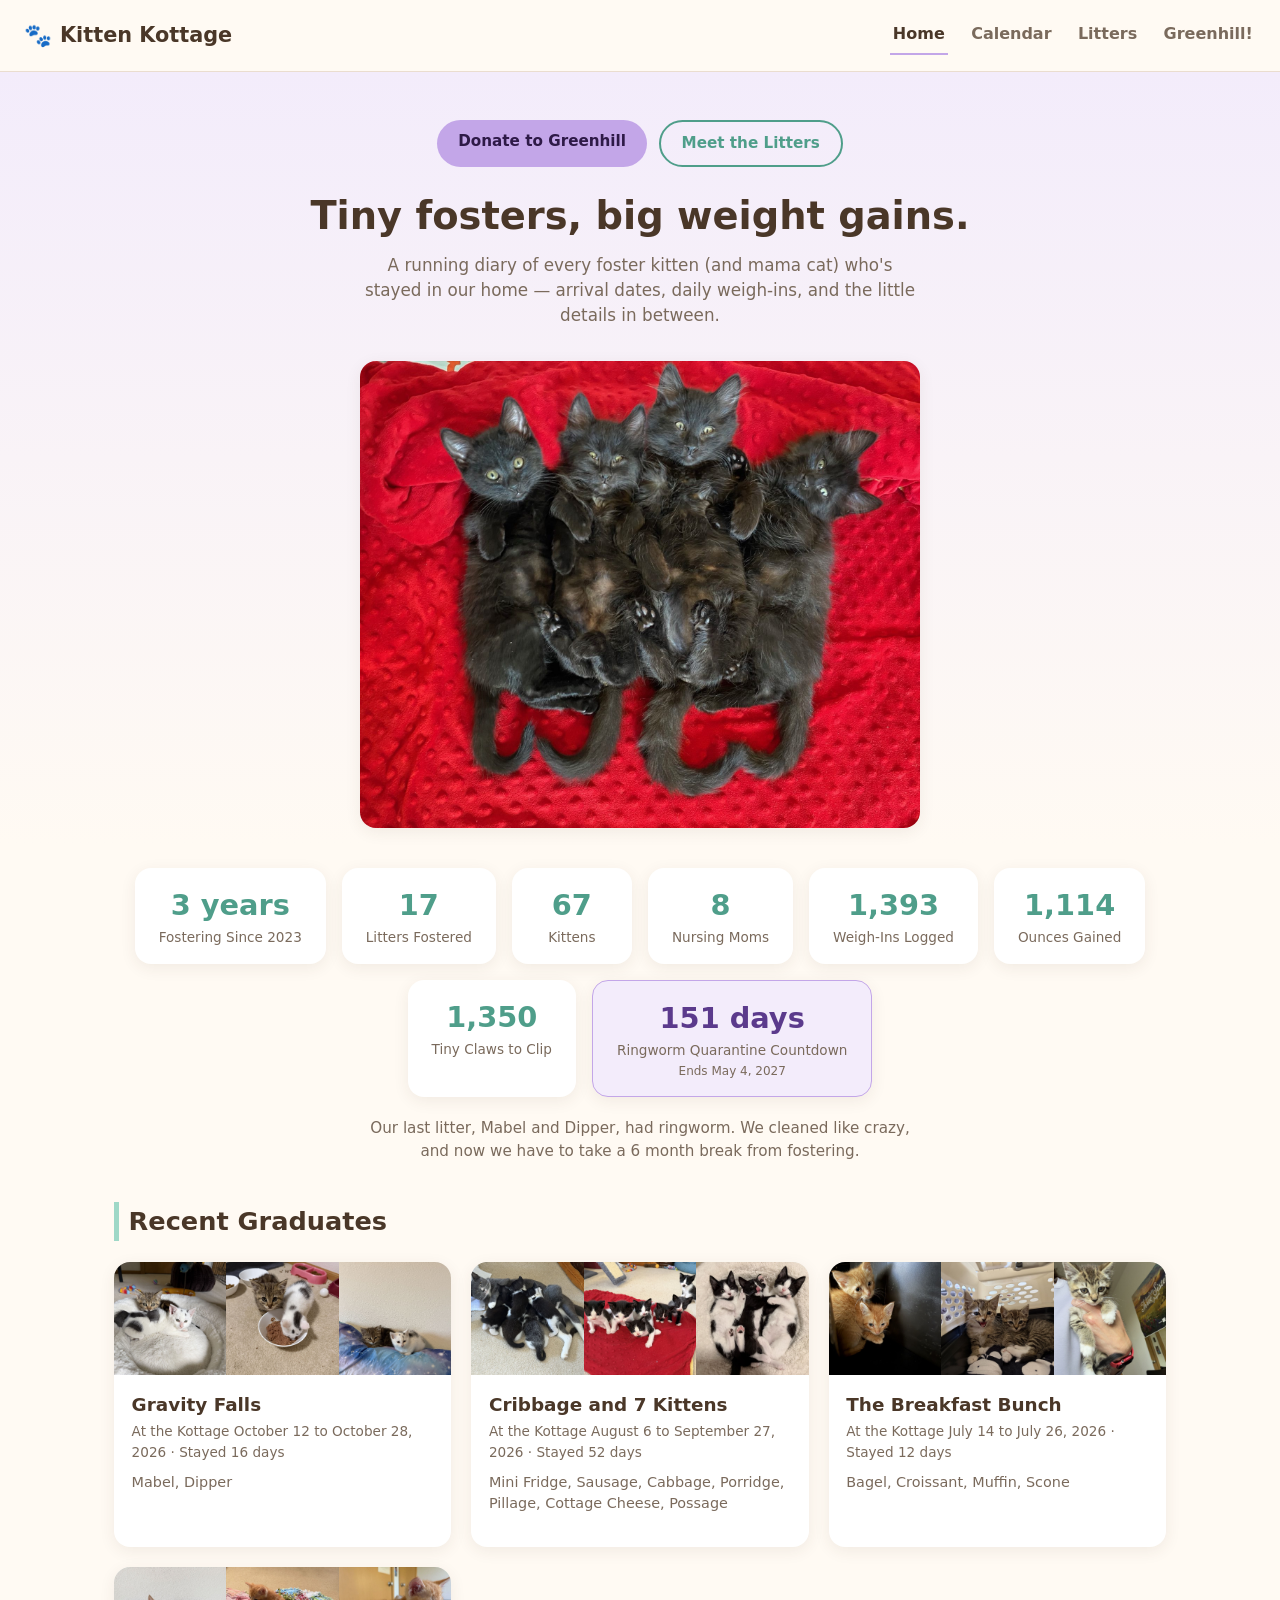
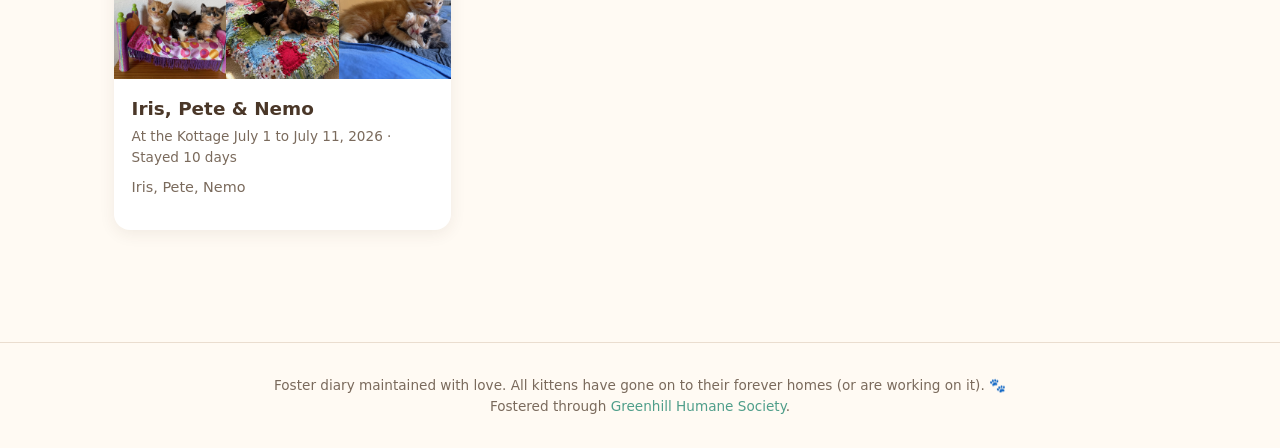
<file: index.html>
<!DOCTYPE html>
<html lang="en">
<head>
<!-- Google tag (gtag.js) -->
<script async src="https://www.googletagmanager.com/gtag/js?id=G-9P6FNTDQVV"></script>
<script>
  window.dataLayer = window.dataLayer || [];
  function gtag(){dataLayer.push(arguments);}
  gtag('js', new Date());

  gtag('config', 'G-9P6FNTDQVV');
</script>
<meta charset="UTF-8">
<meta name="viewport" content="width=device-width, initial-scale=1.0">
<title>Kitten Kottage — Foster Kitten Diary</title>
<link rel="stylesheet" href="css/style.css?v=44">
</head>
<body>

<header class="site-header">
  <div class="brand"><span class="paw">🐾</span> Kitten Kottage</div>
  <nav class="site-nav">
    <a href="index.html" class="active">Home</a>
    <a href="calendar.html">Calendar</a>
    <a href="litters.html">Litters</a>
    <a href="about.html">Greenhill!</a>
  </nav>
</header>

<div class="hero">
  <div class="hero-pills">
    <a class="btn" href="https://www.green-hill.org/donate/" target="_blank" rel="noopener">Donate to Greenhill</a>
    <a class="btn secondary" href="litters.html">Meet the Litters</a>
  </div>
  <h1>Tiny fosters, big weight gains.</h1>
  <p>A running diary of every foster kitten (and mama cat) who's stayed in our home — arrival dates, daily weigh-ins, and the little details in between.</p>
  <img class="hero-photo" src="images/void-kittens/2024-05-18_IMG_7731.jpeg" alt="Four black kittens from the Void Kittens litter asleep on their backs on a red blanket">
</div>

<main>
  <section id="stats">
    <div class="stats-row" id="stats-row"></div>
    <p class="quarantine-note">Our last litter, Mabel and Dipper, had ringworm. We cleaned like crazy, and now we have to take a 6 month break from fostering.</p>
  </section>

  <section id="current-section">
    <h2>Currently Fostering</h2>
    <div class="card-grid" id="current-litter-card"></div>
  </section>

  <section>
    <h2>Recent Graduates</h2>
    <div class="card-grid" id="recent-litters"></div>
  </section>
</main>

<footer>
  Foster diary maintained with love. All kittens have gone on to their forever homes (or are working on it). 🐾<br>Fostered through <a href="https://www.green-hill.org/" target="_blank" rel="noopener">Greenhill Humane Society</a>.
</footer>

<script src="js/kittens-data.js?v=44"></script>
<script src="js/photos-data.js?v=44"></script>
<script src="js/photos-extra.js?v=44"></script>
<script src="js/photo-overrides.js?v=44"></script>
<script src="js/utils.js?v=44"></script>
<script>
(function () {
  const totalLitters = KITTENS_DATA.length;
  const totalKittens = KITTENS_DATA.reduce((sum, b) => sum + b.kittens.length, 0);
  const totalMoms = KITTENS_DATA.filter(b => b.mom).length;
  const totalWeighIns = KITTENS_DATA.reduce((sum, b) => {
    const kitCount = b.kittens.reduce((s, k) => s + k.weights.length, 0);
    const momCount = b.mom ? b.mom.weights.length : 0;
    return sum + kitCount + momCount;
  }, 0);

  // Net change from each kitten's first to last weigh-in, summed (moms excluded).
  const ouncesGained = Math.round(KITTENS_DATA.reduce((sum, b) => sum + b.kittens.reduce((s, k) => {
    const w = [...k.weights].sort((a, b) => a.date.localeCompare(b.date));
    return s + (w[w.length - 1].oz - w[0].oz);
  }, 0), 0));

  // Ringworm quarantine: six months from 11/4/26, counted down in whole days.
  const QUARANTINE_START = "2026-11-04";
  const quarantineEnd = new Date(QUARANTINE_START + "T00:00:00");
  quarantineEnd.setMonth(quarantineEnd.getMonth() + 6);
  const now = new Date();
  const daysLeft = Math.ceil((quarantineEnd - new Date(now.getFullYear(), now.getMonth(), now.getDate())) / 86400000);
  const quarantineEndLabel = quarantineEnd.toLocaleDateString(undefined, { year: "numeric", month: "long", day: "numeric" });
  const quarantineTile = daysLeft > 0
    ? `<div class="stat-card quarantine"><div class="num">${daysLeft} ${daysLeft === 1 ? "day" : "days"}</div><div class="label">Ringworm Quarantine Countdown</div><div class="sublabel">Ends ${quarantineEndLabel}</div></div>`
    : `<div class="stat-card quarantine"><div class="num">Done!</div><div class="label">Ringworm Quarantine Countdown</div><div class="sublabel">Ended ${quarantineEndLabel}</div></div>`;

  const earliestArrival = KITTENS_DATA.reduce((min, b) => b.arrival < min ? b.arrival : min, KITTENS_DATA[0].arrival);
  const fosteringLabel = formatDuration(new Date(earliestArrival + "T00:00:00"), new Date());

  document.getElementById("stats-row").innerHTML = `
    <div class="stat-card"><div class="num">${fosteringLabel}</div><div class="label">Fostering Since ${new Date(earliestArrival + "T00:00:00").getFullYear()}</div></div>
    <div class="stat-card"><div class="num">${totalLitters}</div><div class="label">Litters Fostered</div></div>
    <div class="stat-card"><div class="num">${totalKittens}</div><div class="label">Kittens</div></div>
    <div class="stat-card"><div class="num">${totalMoms}</div><div class="label">Nursing Moms</div></div>
    <div class="stat-card"><div class="num">${totalWeighIns.toLocaleString()}</div><div class="label">Weigh-Ins Logged</div></div>
    <div class="stat-card"><div class="num">${ouncesGained.toLocaleString()}</div><div class="label">Ounces Gained</div></div>
    <div class="stat-card"><div class="num">${((totalKittens + totalMoms) * 18).toLocaleString()}</div><div class="label">Tiny Claws to Clip</div></div>
    ${quarantineTile}
  `;

  const sorted = [...KITTENS_DATA].sort((a, b) => b.arrival.localeCompare(a.arrival));
  // The newest litter is "currently fostering" only while it is still being weighed;
  // otherwise it moves into Recent Graduates and the section is hidden.
  const newestInfo = stayInfo(sorted[0]);
  const inResidence = !!(newestInfo && newestInfo.active);
  const current = sorted[0];
  const rest = inResidence ? sorted.slice(1, 5) : sorted.slice(0, 4);

  function card(batch) {
    const names = batch.kittens.map(k => k.name).join(", ");
    return `
      <a class="litter-card" href="litter.html?id=${encodeURIComponent(batch.id)}" style="text-decoration:none;color:inherit;">
        <div class="photo-row">${photoRow(batch.id, 3)}</div>
        <div class="body">
          <h3>${batch.label}</h3>
          <div class="arrival-date">${kottageLine(batch)}</div>
          <div class="kitten-names">${names}</div>
        </div>
      </a>`;
  }

  if (inResidence) {
    document.getElementById("current-litter-card").innerHTML = card(current);
  } else {
    document.getElementById("current-section").hidden = true;
  }
  document.getElementById("recent-litters").innerHTML = rest.map(card).join("");
})();
</script>
</body>
</html>
</file>
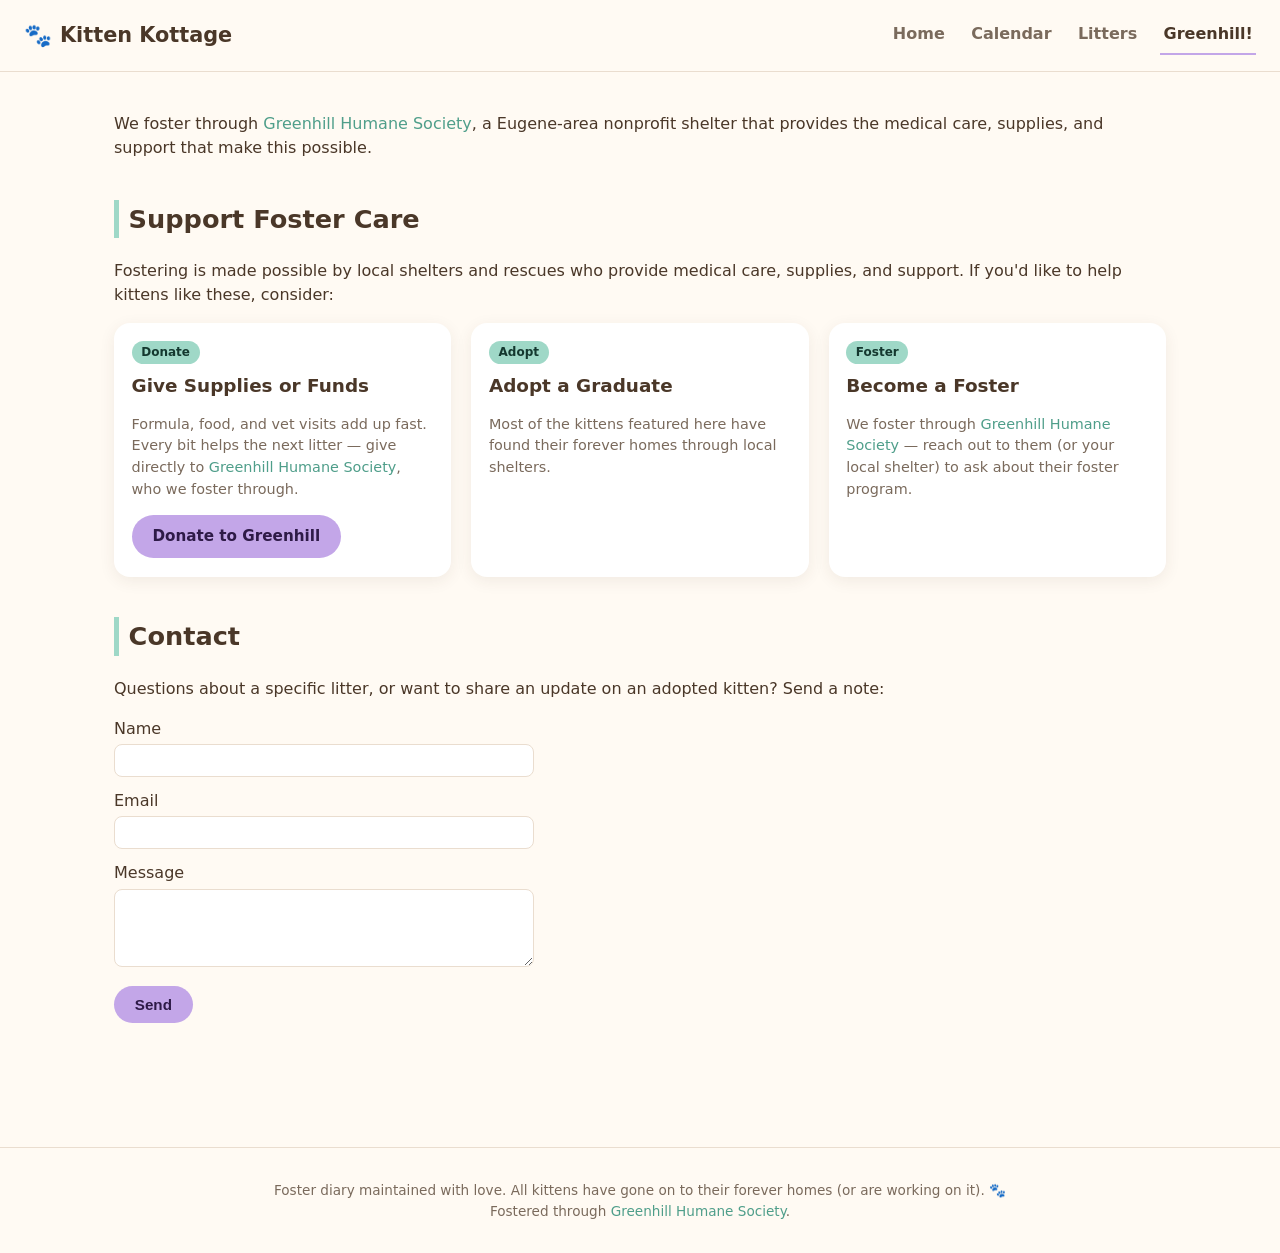
<file: about.html>
<!DOCTYPE html>
<html lang="en">
<head>
<!-- Google tag (gtag.js) -->
<script async src="https://www.googletagmanager.com/gtag/js?id=G-9P6FNTDQVV"></script>
<script>
  window.dataLayer = window.dataLayer || [];
  function gtag(){dataLayer.push(arguments);}
  gtag('js', new Date());

  gtag('config', 'G-9P6FNTDQVV');
</script>
<meta charset="UTF-8">
<meta name="viewport" content="width=device-width, initial-scale=1.0">
<title>Greenhill! — Kitten Kottage</title>
<link rel="stylesheet" href="css/style.css?v=44">
</head>
<body>

<header class="site-header">
  <div class="brand"><span class="paw">🐾</span> Kitten Kottage</div>
  <nav class="site-nav">
    <a href="index.html">Home</a>
    <a href="calendar.html">Calendar</a>
    <a href="litters.html">Litters</a>
    <a href="about.html" class="active">Greenhill!</a>
  </nav>
</header>

<main>
  <p>
    We foster through <a href="https://www.green-hill.org/" target="_blank" rel="noopener">Greenhill Humane Society</a>,
    a Eugene-area nonprofit shelter that provides the medical care, supplies, and support that make this possible.
  </p>

  <section>
    <h2>Support Foster Care</h2>
    <p>Fostering is made possible by local shelters and rescues who provide medical care, supplies, and support. If you'd like to help kittens like these, consider:</p>
    <div class="card-grid">
      <div class="litter-card">
        <div class="body">
          <span class="badge">Donate</span>
          <h3>Give Supplies or Funds</h3>
          <p style="color:var(--ink-soft); font-size:0.9rem;">Formula, food, and vet visits add up fast. Every bit helps the next litter — give directly to <a href="https://www.green-hill.org/" target="_blank" rel="noopener">Greenhill Humane Society</a>, who we foster through.</p>
          <a class="btn" href="https://www.green-hill.org/donate/" target="_blank" rel="noopener">Donate to Greenhill</a>
        </div>
      </div>
      <div class="litter-card">
        <div class="body">
          <span class="badge">Adopt</span>
          <h3>Adopt a Graduate</h3>
          <p style="color:var(--ink-soft); font-size:0.9rem;">Most of the kittens featured here have found their forever homes through local shelters.</p>
        </div>
      </div>
      <div class="litter-card">
        <div class="body">
          <span class="badge">Foster</span>
          <h3>Become a Foster</h3>
          <p style="color:var(--ink-soft); font-size:0.9rem;">We foster through <a href="https://www.green-hill.org/" target="_blank" rel="noopener">Greenhill Humane Society</a> — reach out to them (or your local shelter) to ask about their foster program.</p>
        </div>
      </div>
    </div>
  </section>

  <section>
    <h2>Contact</h2>
    <p>Questions about a specific litter, or want to share an update on an adopted kitten? Send a note:</p>
    <form id="contact-form" style="max-width:420px; display:flex; flex-direction:column; gap:0.75rem;">
      <input type="checkbox" name="botcheck" tabindex="-1" autocomplete="off" style="display:none;">
      <label>
        Name
        <input type="text" name="name" required style="width:100%; padding:0.5rem; border-radius:8px; border:1px solid var(--line); margin-top:0.2rem;">
      </label>
      <label>
        Email
        <input type="email" name="email" required style="width:100%; padding:0.5rem; border-radius:8px; border:1px solid var(--line); margin-top:0.2rem;">
      </label>
      <label>
        Message
        <textarea name="message" rows="4" required style="width:100%; padding:0.5rem; border-radius:8px; border:1px solid var(--line); margin-top:0.2rem;"></textarea>
      </label>
      <button class="btn" type="submit" style="align-self:flex-start;">Send</button>
      <div id="form-status" role="status" style="font-size:0.85rem; color:var(--ink-soft);"></div>
    </form>
  </section>
</main>

<footer>
  Foster diary maintained with love. All kittens have gone on to their forever homes (or are working on it). 🐾<br>Fostered through <a href="https://www.green-hill.org/" target="_blank" rel="noopener">Greenhill Humane Society</a>.
</footer>

<script>
// Messages go through Web3Forms. The access key is public by design: it maps to the
// destination inbox on their side, so the address itself never appears on this site.
const WEB3FORMS_KEY = "00624ba0-c7cc-4053-ab8a-6888fb66cbc8";

document.getElementById("contact-form").addEventListener("submit", async (e) => {
  e.preventDefault();
  const form = e.target;
  const status = document.getElementById("form-status");
  const button = form.querySelector("button[type=submit]");

  if (!WEB3FORMS_KEY) {
    status.textContent = "The contact form isn't switched on yet. Please check back soon.";
    return;
  }

  button.disabled = true;
  status.textContent = "Sending...";
  try {
    const res = await fetch("https://api.web3forms.com/submit", {
      method: "POST",
      headers: { "Content-Type": "application/json", Accept: "application/json" },
      body: JSON.stringify({
        access_key: WEB3FORMS_KEY,
        subject: "New message from the Kitten Kottage website",
        from_name: "Kitten Kottage",
        name: form.name.value,
        email: form.email.value,
        message: form.message.value,
        botcheck: form.botcheck.checked,
      }),
    });
    const data = await res.json();
    if (data.success) {
      form.reset();
      status.textContent = "Thanks! Your message was sent.";
    } else {
      status.textContent = "Sorry, that didn't go through. Please try again in a bit.";
      console.warn("Web3Forms:", data.message);
    }
  } catch (err) {
    status.textContent = "Sorry, that didn't go through. Please check your connection and try again.";
  } finally {
    button.disabled = false;
  }
});
</script>

</body>
</html>
</file>
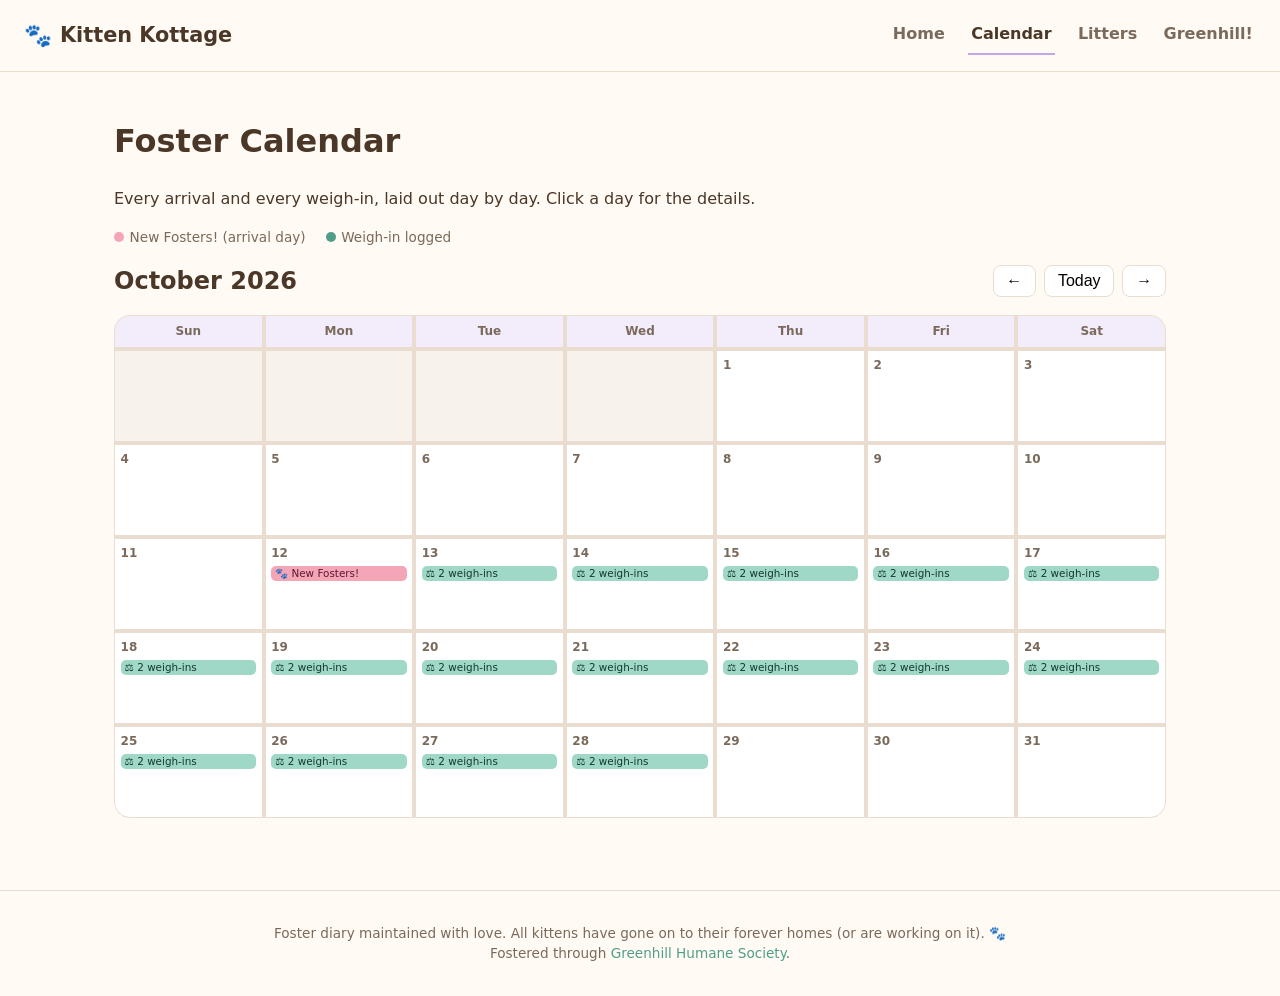
<file: calendar.html>
<!DOCTYPE html>
<html lang="en">
<head>
<!-- Google tag (gtag.js) -->
<script async src="https://www.googletagmanager.com/gtag/js?id=G-9P6FNTDQVV"></script>
<script>
  window.dataLayer = window.dataLayer || [];
  function gtag(){dataLayer.push(arguments);}
  gtag('js', new Date());

  gtag('config', 'G-9P6FNTDQVV');
</script>
<meta charset="UTF-8">
<meta name="viewport" content="width=device-width, initial-scale=1.0">
<title>Foster Calendar — Kitten Kottage</title>
<link rel="stylesheet" href="css/style.css?v=44">
</head>
<body>

<header class="site-header">
  <div class="brand"><span class="paw">🐾</span> Kitten Kottage</div>
  <nav class="site-nav">
    <a href="index.html">Home</a>
    <a href="calendar.html" class="active">Calendar</a>
    <a href="litters.html">Litters</a>
    <a href="about.html">Greenhill!</a>
  </nav>
</header>

<main>
  <h1>Foster Calendar</h1>
  <p>Every arrival and every weigh-in, laid out day by day. Click a day for the details.</p>

  <div class="legend">
    <span><span class="dot new"></span> New Fosters! (arrival day)</span>
    <span><span class="dot weigh"></span> Weigh-in logged</span>
  </div>

  <div class="calendar-header">
    <h2 id="calendar-title"></h2>
    <div class="calendar-nav">
      <button id="prev-month" aria-label="Previous month">&larr;</button>
      <button id="today-btn">Today</button>
      <button id="next-month" aria-label="Next month">&rarr;</button>
    </div>
  </div>

  <div class="calendar-grid" id="calendar-grid"></div>
</main>

<div class="day-modal-backdrop" id="day-modal-backdrop">
  <div class="day-modal" id="day-modal"></div>
</div>

<footer>
  Foster diary maintained with love. All kittens have gone on to their forever homes (or are working on it). 🐾<br>Fostered through <a href="https://www.green-hill.org/" target="_blank" rel="noopener">Greenhill Humane Society</a>.
</footer>

<script src="js/kittens-data.js?v=44"></script>
<script src="js/utils.js?v=44"></script>
<script src="js/calendar.js?v=44"></script>
</body>
</html>
</file>
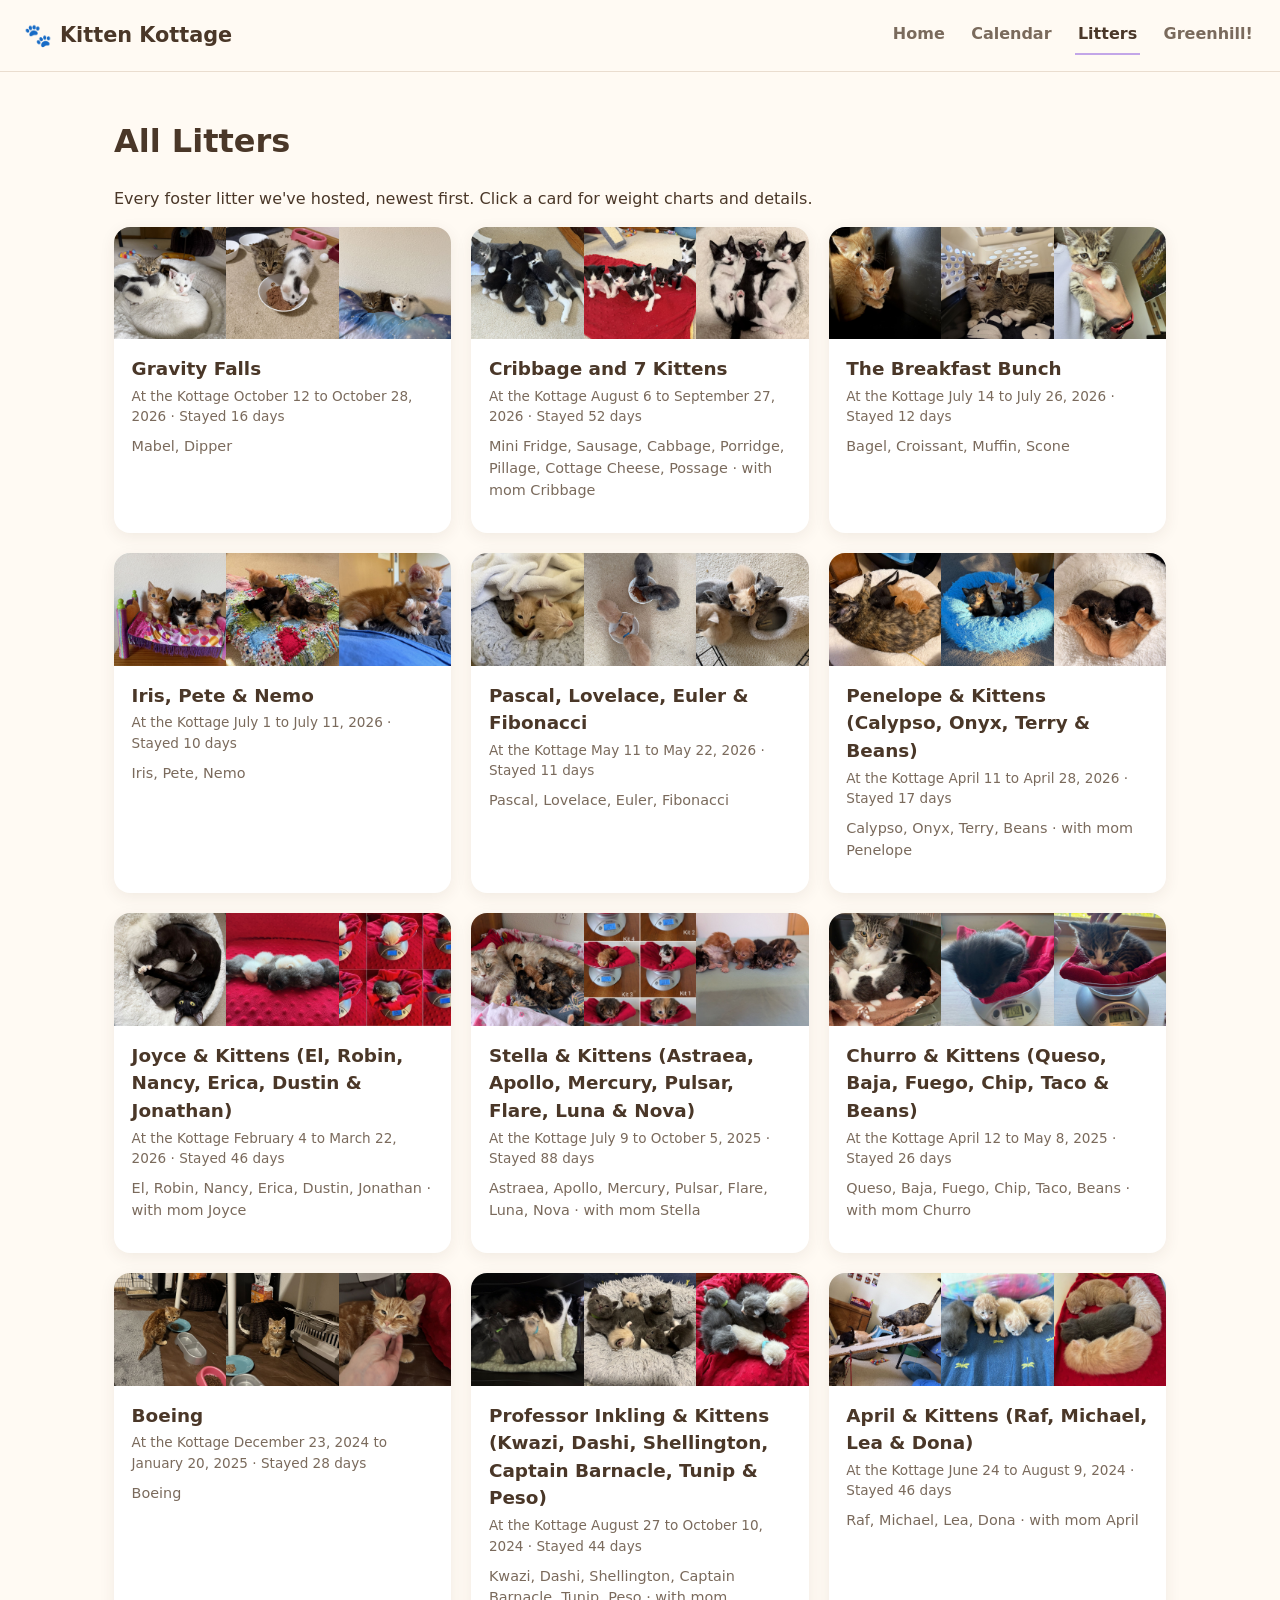
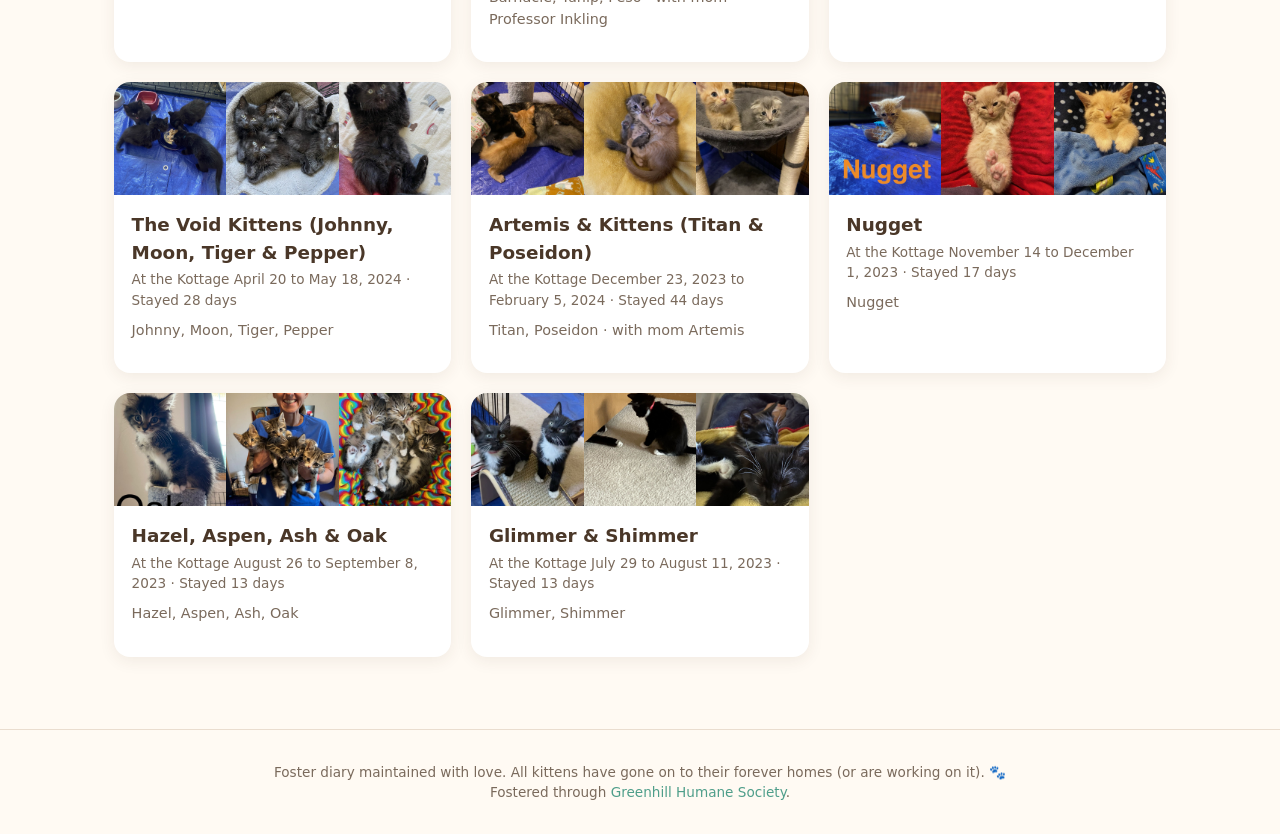
<file: litters.html>
<!DOCTYPE html>
<html lang="en">
<head>
<!-- Google tag (gtag.js) -->
<script async src="https://www.googletagmanager.com/gtag/js?id=G-9P6FNTDQVV"></script>
<script>
  window.dataLayer = window.dataLayer || [];
  function gtag(){dataLayer.push(arguments);}
  gtag('js', new Date());

  gtag('config', 'G-9P6FNTDQVV');
</script>
<meta charset="UTF-8">
<meta name="viewport" content="width=device-width, initial-scale=1.0">
<title>All Litters — Kitten Kottage</title>
<link rel="stylesheet" href="css/style.css?v=44">
</head>
<body>

<header class="site-header">
  <div class="brand"><span class="paw">🐾</span> Kitten Kottage</div>
  <nav class="site-nav">
    <a href="index.html">Home</a>
    <a href="calendar.html">Calendar</a>
    <a href="litters.html" class="active">Litters</a>
    <a href="about.html">Greenhill!</a>
  </nav>
</header>

<main>
  <h1>All Litters</h1>
  <p>Every foster litter we've hosted, newest first. Click a card for weight charts and details.</p>
  <div class="card-grid" id="litter-gallery"></div>
</main>

<footer>
  Foster diary maintained with love. All kittens have gone on to their forever homes (or are working on it). 🐾<br>Fostered through <a href="https://www.green-hill.org/" target="_blank" rel="noopener">Greenhill Humane Society</a>.
</footer>

<script src="js/kittens-data.js?v=44"></script>
<script src="js/photos-data.js?v=44"></script>
<script src="js/photos-extra.js?v=44"></script>
<script src="js/photo-overrides.js?v=44"></script>
<script src="js/utils.js?v=44"></script>
<script src="js/litters.js?v=44"></script>
</body>
</html>
</file>
<file: css/style.css>
:root {
  --purple: #c3a6e8;
  --purple-light: #f3ecfb;
  --cream: #fffaf3;
  --ink: #4a3728;
  --ink-soft: #7a6a5c;
  --mint: #9fd8c7;
  --mint-dark: #4f9e8a;
  --pink: #f4a6b7;
  --line: #eaddcf;
  --card-shadow: 0 4px 16px rgba(74, 55, 40, 0.08);
  --radius: 16px;
  color-scheme: light;
}

* { box-sizing: border-box; }

body {
  margin: 0;
  font-family: "Segoe UI", system-ui, -apple-system, sans-serif;
  background: var(--cream);
  color: var(--ink);
  line-height: 1.5;
}

a { color: var(--mint-dark); text-decoration: none; }
a:hover { text-decoration: underline; }

img { max-width: 100%; display: block; }

.site-header {
  display: flex;
  align-items: center;
  justify-content: space-between;
  padding: 1rem 1.5rem;
  background: var(--cream);
  border-bottom: 1px solid var(--line);
  position: sticky;
  top: 0;
  z-index: 20;
  flex-wrap: wrap;
  gap: 0.75rem;
}

.brand {
  display: flex;
  align-items: center;
  gap: 0.5rem;
  font-size: 1.3rem;
  font-weight: 700;
  color: var(--ink);
}
.brand .paw { font-size: 1.4rem; }

.site-nav {
  display: flex;
  gap: 1.25rem;
  flex-wrap: wrap;
}

.site-nav a {
  color: var(--ink-soft);
  font-weight: 600;
  padding: 0.4rem 0.2rem;
  border-bottom: 2px solid transparent;
}
.site-nav a:hover, .site-nav a.active {
  color: var(--ink);
  border-bottom-color: var(--purple);
  text-decoration: none;
}

main { max-width: 1100px; margin: 0 auto; padding: 1.5rem; }

.hero {
  text-align: center;
  padding: 3rem 1.5rem 1rem;
  background: linear-gradient(180deg, var(--purple-light), var(--cream));
}
.hero h1 { font-size: 2.4rem; margin: 0 0 0.5rem; }
.hero p { max-width: 560px; margin: 0 auto; color: var(--ink-soft); font-size: 1.05rem; }
.hero-pills { margin-bottom: 1.25rem; display: flex; gap: 0.75rem; justify-content: center; flex-wrap: wrap; }
.hero-photo {
  display: block;
  width: 100%;
  max-width: 560px;
  margin: 2rem auto 0;
  border-radius: var(--radius);
  box-shadow: var(--card-shadow);
}

.btn {
  display: inline-block;
  padding: 0.65rem 1.3rem;
  border-radius: 999px;
  background: var(--purple);
  color: #2e1a47;
  font-weight: 700;
  border: none;
  cursor: pointer;
  font-size: 0.95rem;
}
.btn:hover { background: #ae8ddb; text-decoration: none; }
.btn.secondary { background: transparent; border: 2px solid var(--mint-dark); color: var(--mint-dark); }
.btn.secondary:hover { background: var(--mint); border-color: var(--mint); color: #14382f; }

section { margin: 2.5rem 0; }
h2 { font-size: 1.6rem; border-left: 5px solid var(--mint); padding-left: 0.6rem; }

.stats-row {
  display: flex;
  gap: 1rem;
  justify-content: center;
  flex-wrap: wrap;
}
#stats { margin-top: 0; }
.stat-card {
  background: white;
  border-radius: var(--radius);
  box-shadow: var(--card-shadow);
  padding: 1rem 1.5rem;
  text-align: center;
  min-width: 120px;
}
.stat-card .num { font-size: 1.8rem; font-weight: 800; color: var(--mint-dark); }
.stat-card .label { font-size: 0.85rem; color: var(--ink-soft); }

.card-grid {
  display: grid;
  grid-template-columns: repeat(auto-fill, minmax(260px, 1fr));
  gap: 1.25rem;
}

.litter-card {
  background: white;
  border-radius: var(--radius);
  box-shadow: var(--card-shadow);
  overflow: hidden;
  display: flex;
  flex-direction: column;
}
.photo-row {
  display: grid;
  grid-template-columns: repeat(3, 1fr);
}
.placeholder-photo {
  aspect-ratio: 1;
  background: var(--purple-light);
  display: flex;
  align-items: center;
  justify-content: center;
  font-size: 1.8rem;
  border: 1px dashed var(--line);
}
img.placeholder-photo { border: none; width: 100%; height: 100%; }

.photo-gallery {
  display: grid;
  grid-template-columns: repeat(auto-fill, minmax(140px, 1fr));
  gap: 0.6rem;
}
.photo-gallery img {
  width: 100%;
  aspect-ratio: 1;
  object-fit: cover;
  border-radius: 10px;
  box-shadow: var(--card-shadow);
}
.litter-card .body { padding: 1rem 1.1rem 1.2rem; }
.litter-card h3 { margin: 0 0 0.2rem; font-size: 1.15rem; }
.litter-card .arrival-date { color: var(--ink-soft); font-size: 0.85rem; margin-bottom: 0.6rem; }
.litter-card .kitten-names { font-size: 0.9rem; color: var(--ink-soft); margin-bottom: 0.8rem; }
.badge {
  display: inline-block;
  background: var(--mint);
  color: #14382f;
  font-size: 0.75rem;
  font-weight: 700;
  padding: 0.15rem 0.6rem;
  border-radius: 999px;
  margin-bottom: 0.5rem;
}

footer {
  text-align: center;
  padding: 2rem 1rem;
  color: var(--ink-soft);
  font-size: 0.85rem;
  border-top: 1px solid var(--line);
  margin-top: 3rem;
}

/* Calendar */
.calendar-header {
  display: flex;
  align-items: center;
  justify-content: space-between;
  margin-bottom: 1rem;
}
.calendar-header h2 { border: none; padding: 0; margin: 0; font-size: 1.5rem; }
.calendar-nav { display: flex; gap: 0.5rem; align-items: center; }
.calendar-nav button {
  background: white;
  border: 1px solid var(--line);
  border-radius: 8px;
  padding: 0.4rem 0.8rem;
  cursor: pointer;
  font-size: 1rem;
}
.calendar-nav button:hover { background: var(--purple-light); }

.legend { display: flex; gap: 1.25rem; flex-wrap: wrap; margin-bottom: 1rem; font-size: 0.85rem; color: var(--ink-soft); }
.legend span { display: inline-flex; align-items: center; gap: 0.35rem; }
.legend .dot { width: 10px; height: 10px; border-radius: 50%; display: inline-block; }
.dot.new { background: var(--pink); }
.dot.weigh { background: var(--mint-dark); }

.calendar-grid {
  display: grid;
  grid-template-columns: repeat(7, minmax(0, 1fr));
  gap: 4px;
  background: var(--line);
  border: 1px solid var(--line);
  border-radius: var(--radius);
  overflow: hidden;
}
.calendar-grid .dow {
  background: var(--purple-light);
  text-align: center;
  font-size: 0.75rem;
  font-weight: 700;
  padding: 0.4rem 0;
  color: var(--ink-soft);
}
.day-cell {
  background: white;
  min-height: 90px;
  min-width: 0;
  padding: 0.35rem;
  font-size: 0.75rem;
  cursor: pointer;
  display: flex;
  flex-direction: column;
  gap: 0.2rem;
  overflow: hidden;
}
.day-cell:hover { background: var(--purple-light); }
.day-cell.empty { background: #f7f3ec; cursor: default; }
.day-cell .day-num { font-weight: 700; color: var(--ink-soft); }
.day-cell.today .day-num {
  background: var(--purple);
  color: #2e1a47;
  border-radius: 50%;
  width: 20px;
  height: 20px;
  display: inline-flex;
  align-items: center;
  justify-content: center;
}
.day-tag {
  font-size: 0.65rem;
  border-radius: 5px;
  padding: 1px 4px;
  display: inline-block;
  line-height: 1.3;
}
.day-tag.new { background: var(--pink); color: #5c1930; }
.day-tag.weigh { background: var(--mint); color: #14382f; }

.day-modal-backdrop {
  position: fixed; inset: 0;
  background: rgba(74, 55, 40, 0.35);
  display: none;
  align-items: center;
  justify-content: center;
  z-index: 50;
  padding: 1rem;
}
.day-modal-backdrop.open { display: flex; }
.day-modal {
  background: white;
  border-radius: var(--radius);
  max-width: 420px;
  width: 100%;
  max-height: 80vh;
  overflow-y: auto;
  padding: 1.25rem 1.4rem;
  box-shadow: 0 10px 40px rgba(0,0,0,0.2);
}
.day-modal h3 { margin-top: 0; }
.day-modal .close-btn {
  float: right;
  background: none;
  border: none;
  font-size: 1.2rem;
  cursor: pointer;
  color: var(--ink-soft);
}
.weigh-entry { display: flex; justify-content: space-between; padding: 0.3rem 0; border-bottom: 1px solid var(--line); font-size: 0.9rem; }
.weigh-entry:last-child { border-bottom: none; }

/* Litter detail */
.litter-detail-header { display: flex; gap: 1.5rem; flex-wrap: wrap; align-items: flex-start; }
.kitten-detail-card {
  background: white;
  border-radius: var(--radius);
  box-shadow: var(--card-shadow);
  padding: 1rem 1.2rem;
  margin-bottom: 1.25rem;
}
.kitten-detail-card h4 { margin: 0 0 0.3rem; }
.kitten-detail-card .meta { color: var(--ink-soft); font-size: 0.85rem; margin-bottom: 0.6rem; }
.sparkline { width: 100%; height: 70px; }

.food-notes {
  background: var(--mint);
  color: #14382f;
  border-radius: 10px;
  padding: 0.5rem 0.8rem;
  font-size: 0.85rem;
  margin-top: 0.5rem;
}

@media (max-width: 640px) {
  .day-cell { min-height: 64px; font-size: 0.65rem; }
  .hero h1 { font-size: 1.8rem; }
  .litter-detail-header { flex-direction: column; }
}

.memorial {
  display: flex;
  gap: 1.25rem;
  align-items: center;
  background: var(--purple-light);
  border: 1px solid var(--line);
  border-radius: var(--radius);
  padding: 1.1rem 1.25rem;
}
.memorial img { width: 160px; height: 160px; object-fit: cover; border-radius: 12px; flex-shrink: 0; }
.memorial h2 { margin: 0 0 0.4rem; border: none; padding: 0; font-size: 1.25rem; }
.memorial p { margin: 0; }
@media (max-width: 640px) {
  .memorial { flex-direction: column; align-items: flex-start; }
  .memorial img { width: 100%; height: auto; max-height: 260px; }
}

.adoption { background: #e8f6f1; }
.adoption .badge { margin-bottom: 0.4rem; }

.stat-card.quarantine { background: var(--purple-light); border: 1px solid var(--purple); }
.stat-card.quarantine .num { color: #5b3a8c; }
.stat-card .sublabel { font-size: 0.75rem; color: var(--ink-soft); margin-top: 0.1rem; }

.quarantine-note {
  max-width: 560px;
  margin: 1.25rem auto 0;
  text-align: center;
  color: var(--ink-soft);
  font-size: 0.95rem;
}
</file>
